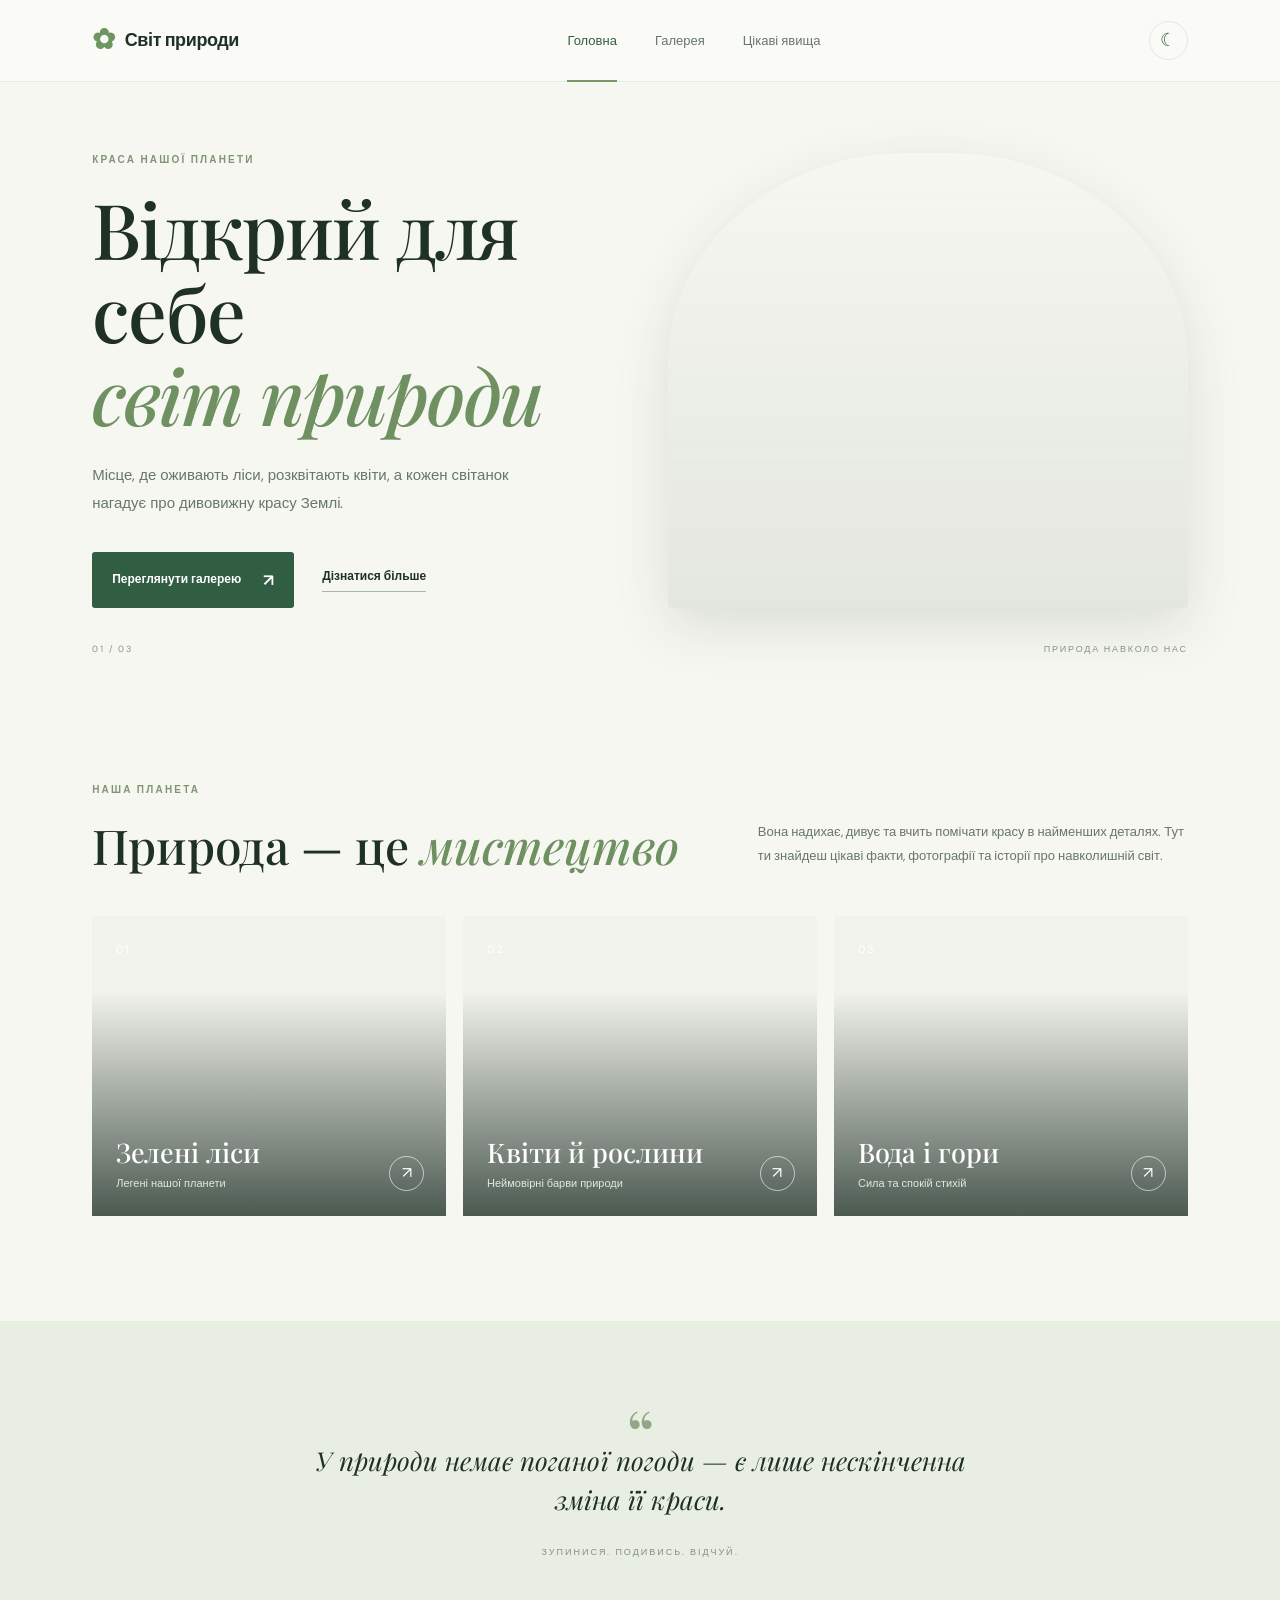
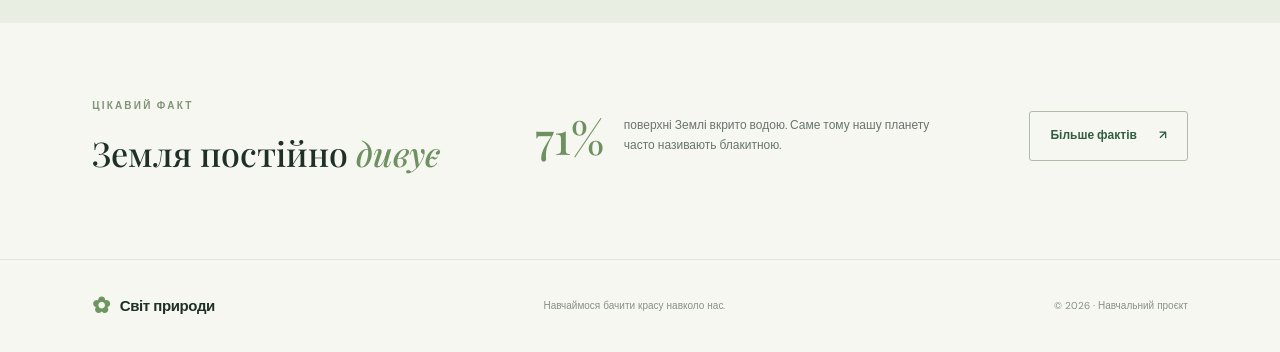
<file: index.html>
<!DOCTYPE html>
<html lang="uk">
<head>
  <meta charset="UTF-8">
  <meta name="viewport" content="width=device-width, initial-scale=1.0">
  <meta name="description" content="Світ природи — сайт про красу планети, рослини, тварин і природні явища.">
  <title>Світ природи | Головна</title>
  <link rel="stylesheet" href="style.css">
  <script src="script.js" defer></script>
</head>
<body>
<header class="site-header">
  <a class="brand" href="index.html"><span class="brand-mark">✿</span><span>Світ природи</span></a>
  <button class="menu-toggle" aria-label="Відкрити меню" aria-expanded="false">☰</button>
  <nav class="main-nav" aria-label="Головна навігація">
    <a class="active" href="index.html">Головна</a>
    <a href="gallery.html">Галерея</a>
    <a href="phenomena.html">Цікаві явища</a>
  </nav>
  <button class="theme-toggle" aria-label="Змінити тему" title="Змінити тему">☾</button>
</header>

<main>
  <section class="hero">
    <div class="hero-content">
      <p class="eyebrow">КРАСА НАШОЇ ПЛАНЕТИ</p>
      <h1>Відкрий для себе<br><em>світ природи</em></h1>
      <p class="hero-text">Місце, де оживають ліси, розквітають квіти, а кожен світанок нагадує про дивовижну красу Землі.</p>
      <div class="hero-actions">
        <a class="button button-primary" href="gallery.html">Переглянути галерею <span>↗</span></a>
        <a class="text-link" href="phenomena.html">Дізнатися більше</a>
      </div>
    </div>
    <div class="hero-image" role="img" aria-label="Зелений ліс у сонячному промінні"></div>
    <div class="hero-note"><span>01 / 03</span><span>ПРИРОДА НАВКОЛО НАС</span></div>
  </section>

  <section class="intro section-wrap">
    <div class="section-heading">
      <p class="eyebrow">НАША ПЛАНЕТА</p>
      <h2>Природа — це <em>мистецтво</em></h2>
    </div>
    <p class="intro-copy">Вона надихає, дивує та вчить помічати красу в найменших деталях. Тут ти знайдеш цікаві факти, фотографії та історії про навколишній світ.</p>
  </section>

  <section class="feature-grid section-wrap">
    <a class="feature-card feature-forest" href="gallery.html#forests">
      <span class="feature-number">01</span><div><h3>Зелені ліси</h3><p>Легені нашої планети</p></div><span class="round-arrow">↗</span>
    </a>
    <a class="feature-card feature-flowers" href="gallery.html#flowers">
      <span class="feature-number">02</span><div><h3>Квіти й рослини</h3><p>Неймовірні барви природи</p></div><span class="round-arrow">↗</span>
    </a>
    <a class="feature-card feature-water" href="gallery.html#water">
      <span class="feature-number">03</span><div><h3>Вода і гори</h3><p>Сила та спокій стихій</p></div><span class="round-arrow">↗</span>
    </a>
  </section>

  <section class="quote-band">
    <p class="quote-mark">“</p>
    <blockquote>У природи немає поганої погоди — є лише нескінченна зміна її краси.</blockquote>
    <span>ЗУПИНИСЯ. ПОДИВИСЬ. ВІДЧУЙ.</span>
  </section>

  <section class="section-wrap small-facts">
    <div><p class="eyebrow">ЦІКАВИЙ ФАКТ</p><h2>Земля постійно <em>дивує</em></h2></div>
    <div class="fact-mini"><strong>71%</strong><p>поверхні Землі вкрито водою. Саме тому нашу планету часто називають блакитною.</p></div>
    <a class="button button-outline" href="phenomena.html">Більше фактів <span>↗</span></a>
  </section>
</main>

<footer class="site-footer">
  <a class="brand footer-brand" href="index.html"><span class="brand-mark">✿</span><span>Світ природи</span></a>
  <p>Навчаймося бачити красу навколо нас.</p>
  <span>© 2026 · Навчальний проєкт</span>
</footer>
</body>
</html>
</file>
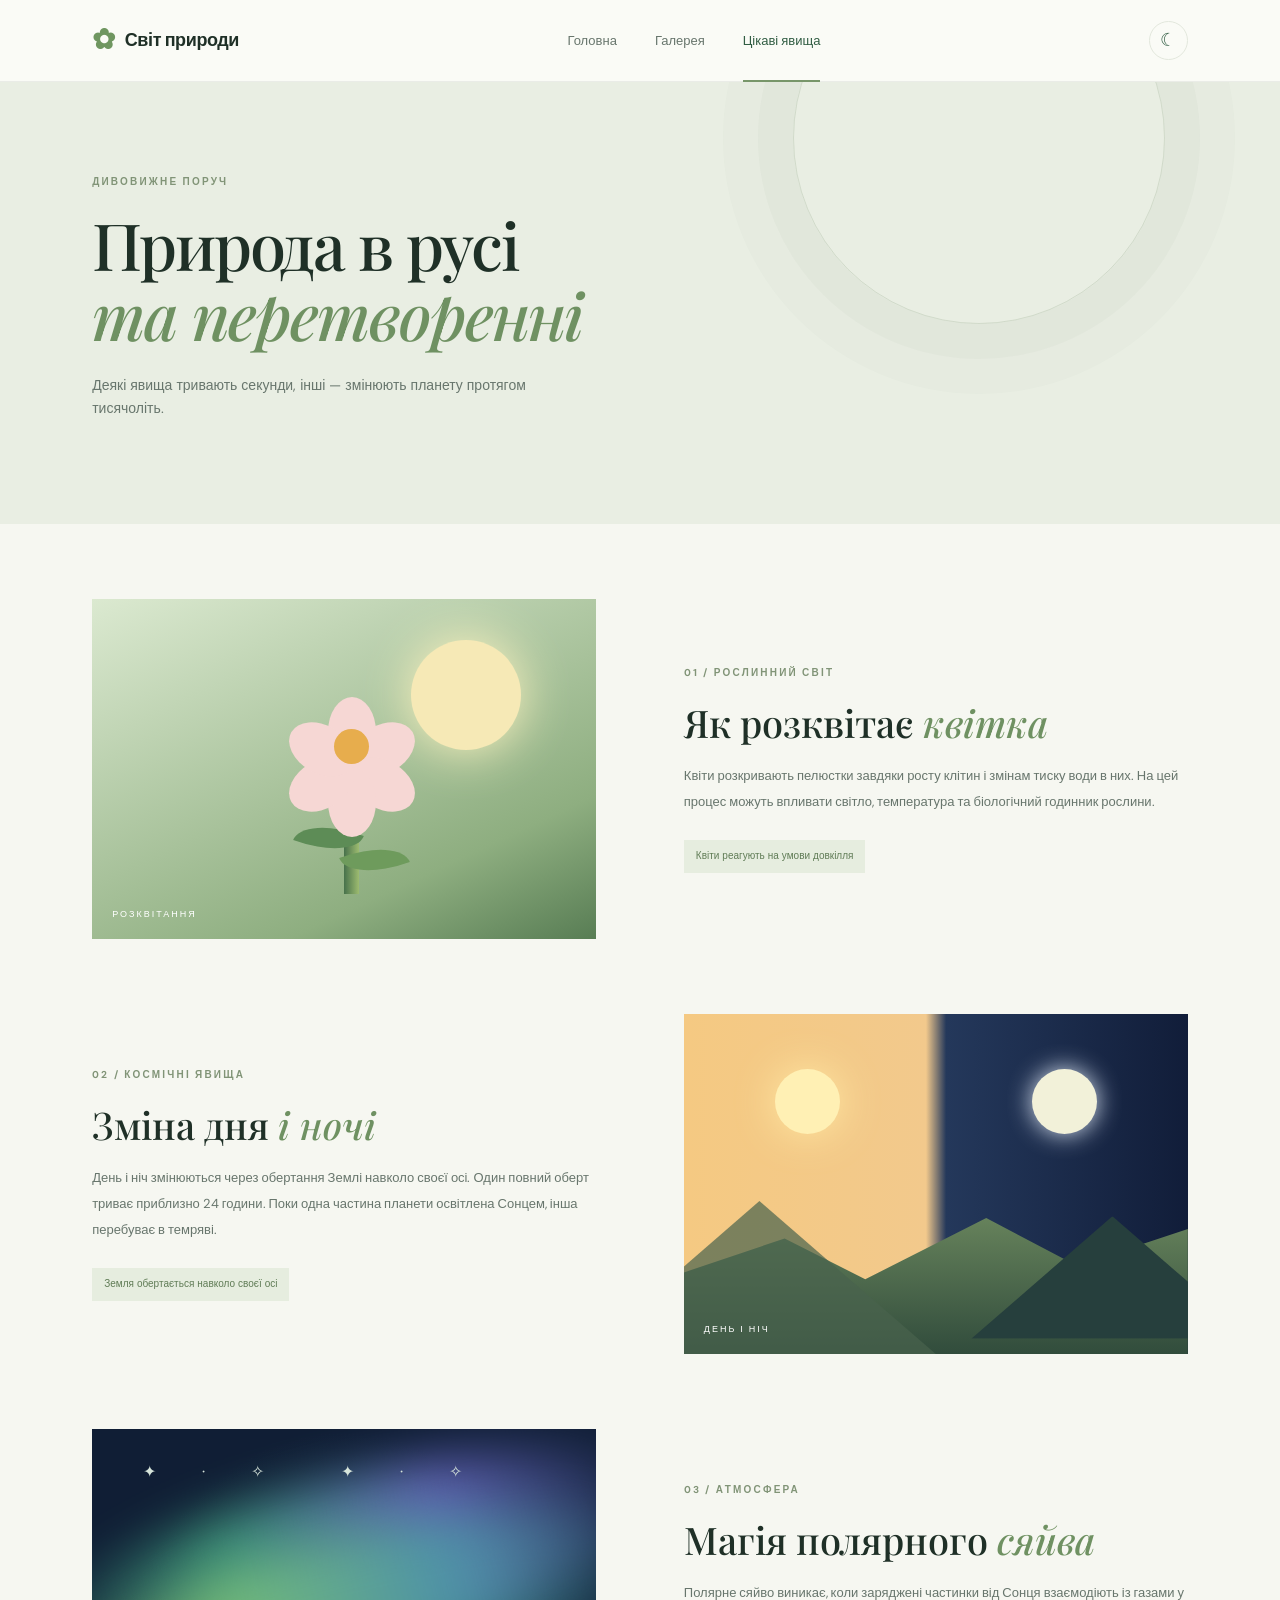
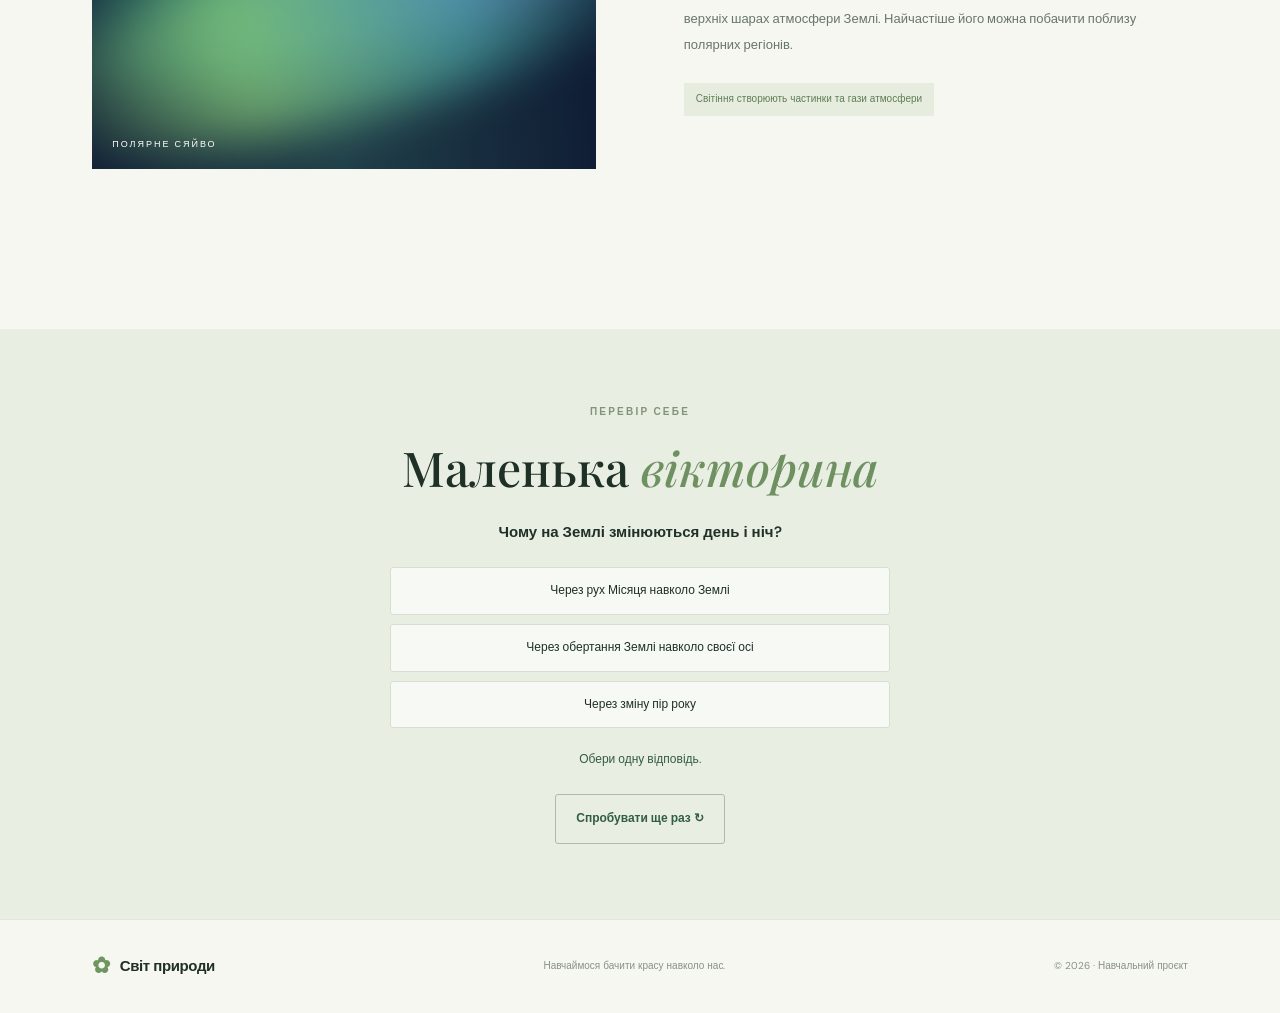
<file: phenomena.html>
<!DOCTYPE html>
<html lang="uk">
<head>
  <meta charset="UTF-8">
  <meta name="viewport" content="width=device-width, initial-scale=1.0">
  <meta name="description" content="Цікаві природні явища та факти про природу.">
  <title>Світ природи | Цікаві явища</title>
  <link rel="stylesheet" href="style.css">
  <script src="script.js" defer></script>
</head>
<body>
<header class="site-header">
  <a class="brand" href="index.html"><span class="brand-mark">✿</span><span>Світ природи</span></a>
  <button class="menu-toggle" aria-label="Відкрити меню" aria-expanded="false">☰</button>
  <nav class="main-nav" aria-label="Головна навігація">
    <a href="index.html">Головна</a><a href="gallery.html">Галерея</a><a class="active" href="phenomena.html">Цікаві явища</a>
  </nav>
  <button class="theme-toggle" aria-label="Змінити тему" title="Змінити тему">☾</button>
</header>
<main>
  <section class="page-hero phenomena-hero">
    <p class="eyebrow">ДИВОВИЖНЕ ПОРУЧ</p>
    <h1>Природа в русі<br><em>та перетворенні</em></h1>
    <p>Деякі явища тривають секунди, інші — змінюють планету протягом тисячоліть.</p>
  </section>

  <section class="section-wrap phenomena-list">
    <article class="phenomenon-card">
      <div class="phenomenon-visual bloom-visual"><div class="sun-disc"></div><div class="flower-animation"><i></i><i></i><i></i><i></i><i></i><i></i><b></b></div><span class="visual-label">РОЗКВІТАННЯ</span></div>
      <div class="phenomenon-copy"><p class="eyebrow">01 / РОСЛИННИЙ СВІТ</p><h2>Як розквітає <em>квітка</em></h2><p>Квіти розкривають пелюстки завдяки росту клітин і змінам тиску води в них. На цей процес можуть впливати світло, температура та біологічний годинник рослини.</p><span class="fact-tag">Квіти реагують на умови довкілля</span></div>
    </article>
    <article class="phenomenon-card reverse">
      <div class="phenomenon-visual daynight-visual"><div class="sky-sun"></div><div class="sky-moon"></div><div class="horizon"></div><div class="mountain m1"></div><div class="mountain m2"></div><span class="visual-label">ДЕНЬ І НІЧ</span></div>
      <div class="phenomenon-copy"><p class="eyebrow">02 / КОСМІЧНІ ЯВИЩА</p><h2>Зміна дня <em>і ночі</em></h2><p>День і ніч змінюються через обертання Землі навколо своєї осі. Один повний оберт триває приблизно 24 години. Поки одна частина планети освітлена Сонцем, інша перебуває в темряві.</p><span class="fact-tag">Земля обертається навколо своєї осі</span></div>
    </article>
    <article class="phenomenon-card">
      <div class="phenomenon-visual aurora-visual"><div class="aurora aurora-one"></div><div class="aurora aurora-two"></div><div class="starfield">✦　·　✧　　✦　·　✧</div><span class="visual-label">ПОЛЯРНЕ СЯЙВО</span></div>
      <div class="phenomenon-copy"><p class="eyebrow">03 / АТМОСФЕРА</p><h2>Магія полярного <em>сяйва</em></h2><p>Полярне сяйво виникає, коли заряджені частинки від Сонця взаємодіють із газами у верхніх шарах атмосфери Землі. Найчастіше його можна побачити поблизу полярних регіонів.</p><span class="fact-tag">Світіння створюють частинки та гази атмосфери</span></div>
    </article>
  </section>

  <section class="quiz-section">
    <div class="quiz-box">
      <p class="eyebrow">ПЕРЕВІР СЕБЕ</p><h2>Маленька <em>вікторина</em></h2>
      <p class="quiz-question">Чому на Землі змінюються день і ніч?</p>
      <div class="quiz-options">
        <button class="quiz-option" data-correct="false">Через рух Місяця навколо Землі</button>
        <button class="quiz-option" data-correct="true">Через обертання Землі навколо своєї осі</button>
        <button class="quiz-option" data-correct="false">Через зміну пір року</button>
      </div>
      <p class="quiz-feedback" aria-live="polite">Обери одну відповідь.</p>
      <button class="button button-outline quiz-reset">Спробувати ще раз ↻</button>
    </div>
  </section>
</main>
<footer class="site-footer"><a class="brand footer-brand" href="index.html"><span class="brand-mark">✿</span><span>Світ природи</span></a><p>Навчаймося бачити красу навколо нас.</p><span>© 2026 · Навчальний проєкт</span></footer>
</body>
</html>
</file>
<file: style.css>
@import url('https://fonts.googleapis.com/css2?family=DM+Sans:wght@400;500;600;700&family=Playfair+Display:ital,wght@0,500;0,600;0,700;1,500;1,600&display=swap');
:root{--ink:#1f3027;--muted:#68766d;--paper:#f6f7f1;--white:#fff;--green:#315d43;--lime:#dce8ce;--line:#e2e7dc;--shadow:0 18px 55px rgba(28,53,37,.12)}
*{box-sizing:border-box}html{scroll-behavior:smooth}body{margin:0;background:var(--paper);color:var(--ink);font-family:'DM Sans',sans-serif;line-height:1.65}a{color:inherit;text-decoration:none}button{font:inherit;cursor:pointer}.site-header{height:82px;padding:0 7.2%;display:flex;align-items:center;justify-content:space-between;background:rgba(250,251,246,.94);position:sticky;top:0;z-index:20;border-bottom:1px solid rgba(31,48,39,.07);backdrop-filter:blur(12px)}.brand{display:flex;align-items:center;gap:10px;font-weight:700;letter-spacing:-.4px;font-size:18px}.brand-mark{color:#6f9660;font-size:28px}.main-nav{display:flex;gap:38px;height:100%;align-items:center}.main-nav a{font-size:13px;color:#68766d;position:relative}.main-nav a:hover,.main-nav a.active{color:var(--green)}.main-nav a.active:after{content:"";position:absolute;bottom:-31px;left:0;right:0;height:2px;background:#78966a}.theme-toggle,.menu-toggle{border:1px solid var(--line);background:transparent;color:var(--green);width:39px;height:39px;border-radius:50%;font-size:18px}.menu-toggle{display:none}.hero{min-height:600px;padding:70px 7.2% 74px;display:grid;grid-template-columns:1fr 1.02fr;align-items:center;gap:6%;position:relative;overflow:hidden}.hero-content{max-width:550px;z-index:1}.eyebrow{font-size:10px;letter-spacing:2.2px;font-weight:700;color:#819477;margin:0 0 18px}.hero h1,.page-hero h1{font:500 clamp(48px,6vw,78px)/1.08 'Playfair Display',serif;letter-spacing:-2px;margin:0 0 25px}.hero h1 em,.page-hero h1 em,h2 em{color:#6f9162;font-weight:500}.hero-text{color:var(--muted);max-width:440px;font-size:15px;line-height:1.9}.hero-actions{display:flex;align-items:center;gap:28px;margin-top:34px}.button{display:inline-flex;align-items:center;gap:22px;padding:14px 20px;font-size:12px;font-weight:600;border-radius:3px;transition:.2s}.button-primary{background:var(--green);color:white}.button-primary:hover{background:#244632;transform:translateY(-2px)}.button-primary span{font-size:17px}.text-link{font-size:12px;font-weight:600;border-bottom:1px solid #a9b6a2;padding-bottom:4px}.hero-image{height:455px;background:linear-gradient(0deg,rgba(13,34,22,.08),transparent),url('https://images.unsplash.com/photo-1448375240586-882707db888b?auto=format&fit=crop&w=1400&q=90') center/cover;border-radius:46% 46% 4px 4px;box-shadow:var(--shadow)}.hero-note{position:absolute;bottom:25px;left:7.2%;right:7.2%;display:flex;justify-content:space-between;color:#879387;font-size:9px;letter-spacing:1.8px}.section-wrap{padding-left:7.2%;padding-right:7.2%}.intro{display:flex;align-items:end;justify-content:space-between;padding-top:100px;padding-bottom:42px}.section-heading h2,.gallery-toolbar h2,.small-facts h2,.quiz-box h2{font:500 clamp(32px,4vw,48px)/1.2 'Playfair Display',serif;margin:0}.intro-copy{max-width:430px;color:var(--muted);font-size:13px;line-height:1.9;margin:0 0 5px}.feature-grid{display:grid;grid-template-columns:repeat(3,1fr);gap:17px;padding-bottom:105px}.feature-card{min-height:300px;padding:24px;display:flex;flex-direction:column;justify-content:space-between;color:white;position:relative;overflow:hidden;background-size:cover;background-position:center;isolation:isolate}.feature-card:before{content:"";position:absolute;inset:0;background:linear-gradient(0deg,rgba(10,29,18,.72),rgba(10,29,18,.02) 75%);z-index:-1;transition:.3s}.feature-card:hover:before{background:linear-gradient(0deg,rgba(10,29,18,.82),rgba(10,29,18,.12) 75%)}.feature-forest{background-image:url('https://images.unsplash.com/photo-1441974231531-c6227db76b6e?auto=format&fit=crop&w=900&q=85')}.feature-flowers{background-image:url('https://images.unsplash.com/photo-1490750967868-88aa4486c946?auto=format&fit=crop&w=900&q=85')}.feature-water{background-image:url('https://images.unsplash.com/photo-1470770841072-f978cf4d019e?auto=format&fit=crop&w=900&q=85')}.feature-number{font-size:11px;letter-spacing:2px}.feature-card h3{font:500 27px 'Playfair Display',serif;margin:0}.feature-card p{font-size:11px;margin:4px 0 0;color:#e1e9df}.round-arrow{position:absolute;right:22px;bottom:25px;border:1px solid rgba(255,255,255,.6);border-radius:50%;width:35px;height:35px;display:grid;place-items:center}.quote-band{background:#e9eee3;text-align:center;padding:65px 20px 60px}.quote-mark{font:70px 'Playfair Display',serif;color:#91a786;margin:0;height:55px}.quote-band blockquote{font:italic 26px/1.5 'Playfair Display',serif;max-width:700px;margin:0 auto 18px}.quote-band span{font-size:9px;letter-spacing:2px;color:#82917e}.small-facts{display:flex;align-items:center;justify-content:space-between;padding-top:75px;padding-bottom:85px}.small-facts h2{font-size:34px}.fact-mini{display:flex;align-items:center;gap:20px;max-width:400px}.fact-mini strong{font:500 45px 'Playfair Display',serif;color:#6f9162}.fact-mini p{font-size:12px;color:var(--muted)}.button-outline{border:1px solid #aebca7;color:var(--green);background:transparent}.button-outline:hover{background:var(--green);color:white}.site-footer{padding:28px 7.2%;border-top:1px solid var(--line);display:flex;align-items:center;justify-content:space-between;color:#879187;font-size:10px}.footer-brand{color:var(--ink);font-size:15px}.footer-brand .brand-mark{font-size:22px}.page-hero{padding:92px 7.2% 90px;background:#e9eee3;position:relative;overflow:hidden}.page-hero:after{content:"";position:absolute;width:370px;height:370px;border:1px solid rgba(89,119,80,.17);border-radius:50%;right:9%;top:-130px;box-shadow:0 0 0 35px rgba(89,119,80,.035),0 0 0 70px rgba(89,119,80,.025)}.page-hero h1{font-size:65px;position:relative;z-index:1}.page-hero>p:last-child{color:var(--muted);font-size:14px;max-width:500px}.gallery-section{padding-top:75px;padding-bottom:90px}.gallery-toolbar{display:flex;align-items:end;justify-content:space-between;margin-bottom:32px}.gallery-toolbar h2{font-size:38px}.filter-group{display:flex;gap:7px;flex-wrap:wrap}.filter-btn{border:1px solid var(--line);background:transparent;color:var(--muted);padding:9px 14px;font-size:11px;border-radius:30px}.filter-btn.active,.filter-btn:hover{background:var(--green);border-color:var(--green);color:white}.gallery-grid{display:grid;grid-template-columns:repeat(3,1fr);grid-auto-rows:220px;gap:15px}.gallery-item{border:0;padding:0;position:relative;overflow:hidden;background:#dfe7d9;text-align:left}.gallery-item img{width:100%;height:100%;object-fit:cover;display:block;transition:transform .5s}.gallery-item:hover img{transform:scale(1.06)}.gallery-item:after{content:"";position:absolute;inset:35% 0 0;background:linear-gradient(transparent,rgba(9,26,16,.72))}.gallery-item span{position:absolute;z-index:1;bottom:17px;left:18px;color:white;font:20px 'Playfair Display',serif}.gallery-item small{display:block;font:9px 'DM Sans',sans-serif;letter-spacing:1.6px;margin-top:4px;color:#dbe7d6}.gallery-item.tall{grid-row:span 2}.gallery-item[hidden]{display:none}.gallery-hint{font-size:11px;color:#89948a;margin-top:20px}.lightbox{position:fixed;inset:0;background:rgba(9,20,13,.92);z-index:50;display:none;align-items:center;justify-content:center;flex-direction:column;padding:50px}.lightbox.open{display:flex}.lightbox img{max-width:min(90vw,1100px);max-height:78vh;object-fit:contain;box-shadow:var(--shadow)}.lightbox p{color:white;font:20px 'Playfair Display',serif}.lightbox-close{position:absolute;right:35px;top:20px;border:0;background:none;color:white;font-size:42px}.phenomena-list{padding-top:75px;padding-bottom:85px}.phenomenon-card{display:grid;grid-template-columns:1fr 1fr;gap:8%;align-items:center;margin-bottom:75px}.phenomenon-card.reverse .phenomenon-visual{order:2}.phenomenon-visual{height:340px;position:relative;overflow:hidden;background:#dfe9d9}.phenomenon-copy h2{font:500 38px/1.2 'Playfair Display',serif;margin:0 0 18px}.phenomenon-copy>p:not(.eyebrow){color:var(--muted);font-size:13px;line-height:2}.fact-tag{display:inline-block;margin-top:12px;background:#e6eddf;color:#607c56;padding:8px 12px;font-size:10px}.visual-label{position:absolute;left:20px;bottom:17px;font-size:9px;letter-spacing:2px;color:#fff;z-index:5}.bloom-visual{background:linear-gradient(155deg,#dbe9d0,#8eae80 75%,#587d54)}.sun-disc{position:absolute;width:110px;height:110px;border-radius:50%;background:#f6e9b6;right:15%;top:12%;box-shadow:0 0 50px #fff4c0}.flower-animation{position:absolute;left:50%;bottom:45px;width:15px;height:150px;background:linear-gradient(90deg,#47714b,#9dbb70);border-radius:50% 50% 0 0;transform-origin:bottom;animation:sway 4s ease-in-out infinite}.flower-animation:before{content:"";position:absolute;width:65px;height:28px;background:#5d8c56;border-radius:100% 0 100% 0;left:-48px;top:80px;transform:rotate(20deg)}.flower-animation:after{content:"";position:absolute;width:65px;height:28px;background:#6e9b5c;border-radius:0 100% 0 100%;right:-48px;top:102px;transform:rotate(-20deg)}.flower-animation i{position:absolute;width:48px;height:70px;border-radius:50%;background:#f6d7d4;left:50%;top:-47px;transform-origin:50% 100%;margin-left:-24px;animation:petal 5s ease-in-out infinite alternate}.flower-animation i:nth-child(2){transform:rotate(60deg)}.flower-animation i:nth-child(3){transform:rotate(120deg)}.flower-animation i:nth-child(4){transform:rotate(180deg)}.flower-animation i:nth-child(5){transform:rotate(240deg)}.flower-animation i:nth-child(6){transform:rotate(300deg)}.flower-animation b{position:absolute;width:35px;height:35px;border-radius:50%;background:#e7ad4d;left:-10px;top:-15px;z-index:2}.daynight-visual{background:linear-gradient(90deg,#f5c982 0%,#f2c98c 48%,#24385b 52%,#111d39 100%);transition:filter 2s}.sky-sun,.sky-moon{position:absolute;top:55px;width:65px;height:65px;border-radius:50%}.sky-sun{left:18%;background:#fff0b4;box-shadow:0 0 40px #ffe9a4;animation:rise 7s ease-in-out infinite alternate}.sky-moon{right:18%;background:#f2f1d9;box-shadow:0 0 25px #dce6f4}.horizon{position:absolute;bottom:0;width:100%;height:40%;background:linear-gradient(0deg,#314c3c,#66825b);clip-path:polygon(0 40%,20% 15%,36% 45%,60% 0,78% 35%,100% 8%,100% 100%,0 100%)}.mountain{position:absolute;bottom:0;width:70%;height:45%;background:#49634d;clip-path:polygon(50% 0,100% 100%,0 100%)}.m1{left:-20%;opacity:.7}.m2{right:-20%;background:#263f3d;transform:scale(.8)}.aurora-visual{background:radial-gradient(ellipse at 50% 100%,#203f49,#101e35 70%)}.aurora{position:absolute;width:130%;height:180px;left:-15%;border-radius:50%;filter:blur(24px);opacity:.7;transform:rotate(-15deg)}.aurora-one{top:50px;background:linear-gradient(90deg,transparent,#4bba91,#7c7be0,transparent);animation:aurora 7s ease-in-out infinite alternate}.aurora-two{top:110px;background:linear-gradient(90deg,transparent,#8acb7a,#4aa6a5,transparent);animation:aurora 9s ease-in-out infinite alternate-reverse}.starfield{position:absolute;top:30px;left:10%;color:#d7e5db;letter-spacing:15px}.quiz-section{background:#e9eee3;padding:75px 7.2%}.quiz-box{max-width:680px;margin:auto;text-align:center}.quiz-box h2{margin-bottom:24px}.quiz-question{font-weight:600;font-size:15px}.quiz-options{display:grid;gap:9px;margin:22px auto;max-width:500px}.quiz-option{background:rgba(255,255,255,.65);border:1px solid #d5dfd0;padding:13px;border-radius:3px;color:var(--ink);font-size:12px}.quiz-option:hover{border-color:#78966a}.quiz-option.correct{background:#d7ead2;border-color:#75a56a}.quiz-option.wrong{background:#f3dfd8;border-color:#cf8e7b}.quiz-feedback{min-height:24px;font-size:12px;color:var(--green)}.quiz-reset{margin-top:8px}@keyframes sway{0%,100%{transform:rotate(-3deg)}50%{transform:rotate(4deg)}}@keyframes petal{from{height:45px}to{height:70px}}@keyframes aurora{from{transform:translateX(-5%) rotate(-15deg);opacity:.35}to{transform:translateX(5%) rotate(-5deg);opacity:.85}}@keyframes rise{from{transform:translateY(15px)}to{transform:translateY(-12px)}}
body.dark{--ink:#e8eee6;--muted:#b0bcb1;--paper:#17231b;--white:#1e2e23;--line:#344638;background:var(--paper);color:var(--ink)}body.dark .site-header{background:rgba(23,35,27,.95)}body.dark .page-hero,body.dark .quote-band,body.dark .quiz-section{background:#26392b}body.dark .fact-tag{background:#304936;color:#d5e7ce}body.dark .quote-band blockquote{color:#e8eee6}body.dark .filter-btn{color:#c6d1c5;border-color:#405343}body.dark .filter-btn.active{background:#6f9162;color:white}body.dark .quiz-option{background:#1d3023;color:#e8eee6;border-color:#405343}
@media(max-width:800px){.site-header{padding:0 5%;height:70px}.menu-toggle{display:block;margin-left:auto;margin-right:12px}.main-nav{display:none;position:absolute;top:69px;left:0;right:0;height:auto;background:var(--paper);padding:18px 5%;flex-direction:column;align-items:flex-start;gap:18px;border-bottom:1px solid var(--line)}.main-nav.open{display:flex}.main-nav a.active:after{display:none}.hero{grid-template-columns:1fr;padding:65px 6% 65px;gap:35px}.hero-image{height:330px;grid-row:1}.hero-content{grid-row:2}.hero-note{left:6%;right:6%}.section-wrap{padding-left:6%;padding-right:6%}.intro{display:block;padding-top:65px}.intro-copy{margin-top:20px}.feature-grid{grid-template-columns:1fr;padding-bottom:65px}.feature-card{min-height:260px}.small-facts{flex-wrap:wrap;gap:20px;padding-top:55px;padding-bottom:60px}.page-hero{padding:70px 6%}.page-hero h1{font-size:52px}.gallery-toolbar{display:block}.filter-group{margin-top:22px}.gallery-grid{grid-template-columns:repeat(2,1fr);grid-auto-rows:180px}.phenomenon-card{grid-template-columns:1fr;gap:25px;margin-bottom:55px}.phenomenon-card.reverse .phenomenon-visual{order:0}.phenomenon-visual{height:280px}.site-footer{padding:25px 6%;flex-wrap:wrap;gap:12px}.site-footer>p{order:3;width:100%;margin:0}.quote-band blockquote{font-size:22px}}
@media(max-width:480px){.hero h1{font-size:50px}.hero-image{height:270px}.hero-actions{gap:16px;flex-wrap:wrap}.gallery-grid{grid-template-columns:1fr;grid-auto-rows:230px}.gallery-item.tall{grid-row:span 1}.page-hero h1{font-size:43px}.gallery-toolbar h2{font-size:32px}.filter-group{gap:5px}.filter-btn{padding:8px 11px}.fact-mini{gap:12px}.fact-mini strong{font-size:38px}.small-facts .button{margin-top:8px}.lightbox{padding:20px}.lightbox-close{right:18px;top:8px}}
</file>
